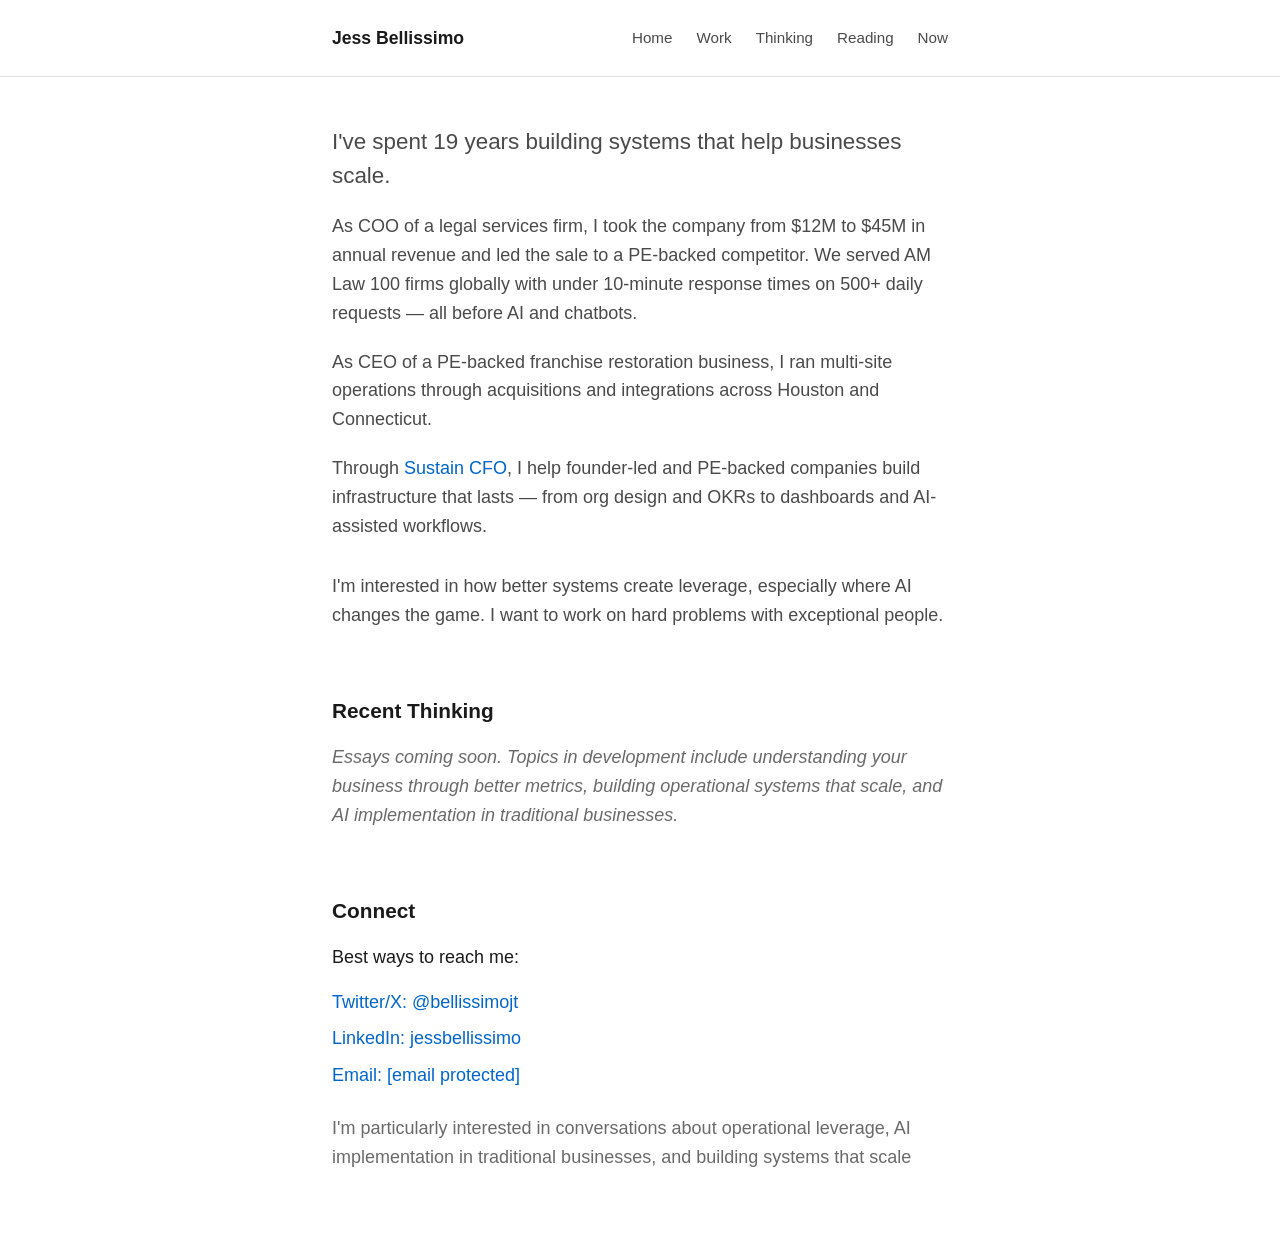
<file: index.html>
<!DOCTYPE html>
<html lang="en">
<head>
    <meta charset="UTF-8">
    <meta name="viewport" content="width=device-width, initial-scale=1.0">
    <title>Jess Bellissimo</title>
    <meta name="description" content="Operator & builder. Ex-COO, ex-CEO. Building systems that create leverage.">
    <link rel="stylesheet" href="styles.css">
</head>
<body>
    <nav class="nav">
        <div class="nav-container">
            <a href="index.html" class="nav-name">Jess Bellissimo</a>
            <div class="nav-links">
                <a href="index.html">Home</a>
                <a href="work.html">Work</a>
                <a href="thinking.html">Thinking</a>
                <a href="reading.html">Reading</a>
                <a href="now.html">Now</a>
            </div>
        </div>
    </nav>

    <main class="container">
        <section class="hero">
            <p class="intro">I've spent 19 years building systems that help businesses scale.</p>
            
            <p>As COO of a legal services firm, I took the company from $12M to $45M in annual revenue and led the sale to a PE-backed competitor. We served AM Law 100 firms globally with under 10-minute response times on 500+ daily requests — all before AI and chatbots.</p>
            
            <p>As CEO of a PE-backed franchise restoration business, I ran multi-site operations through acquisitions and integrations across Houston and Connecticut.</p>
            
            <p>Through <a href="#sustain" class="link">Sustain CFO</a>, I help founder-led and PE-backed companies build infrastructure that lasts — from org design and OKRs to dashboards and AI-assisted workflows.</p>
            
            <p class="focus">I'm interested in how better systems create leverage, especially where AI changes the game. I want to work on hard problems with exceptional people.</p>
        </section>

        <section class="section">
            <h2>Recent Thinking</h2>
            <p class="coming-soon">Essays coming soon. Topics in development include understanding your business through better metrics, building operational systems that scale, and AI implementation in traditional businesses.</p>
        </section>

        <section class="section">
            <h2>Connect</h2>
            <p>Best ways to reach me:</p>
            <ul class="connect-list">
                <li><a href="https://twitter.com/bellissimojt" target="_blank" rel="noopener" class="link">Twitter/X: @bellissimojt</a></li>
                <li><a href="https://linkedin.com/in/jessbellissimo" target="_blank" rel="noopener" class="link">LinkedIn: jessbellissimo</a></li>
                <li><a href="/cdn-cgi/l/email-protection#0e646c6b6262677d7d6763614e69636f6762206d6163" class="link">Email: <span class="__cf_email__" data-cfemail="ef858d8a8383869c9c868280af88828e8683c18c8082">[email&#160;protected]</span></a></li>
            </ul>
            <p class="interest">I'm particularly interested in conversations about operational leverage, AI implementation in traditional businesses, and building systems that scale
</file>
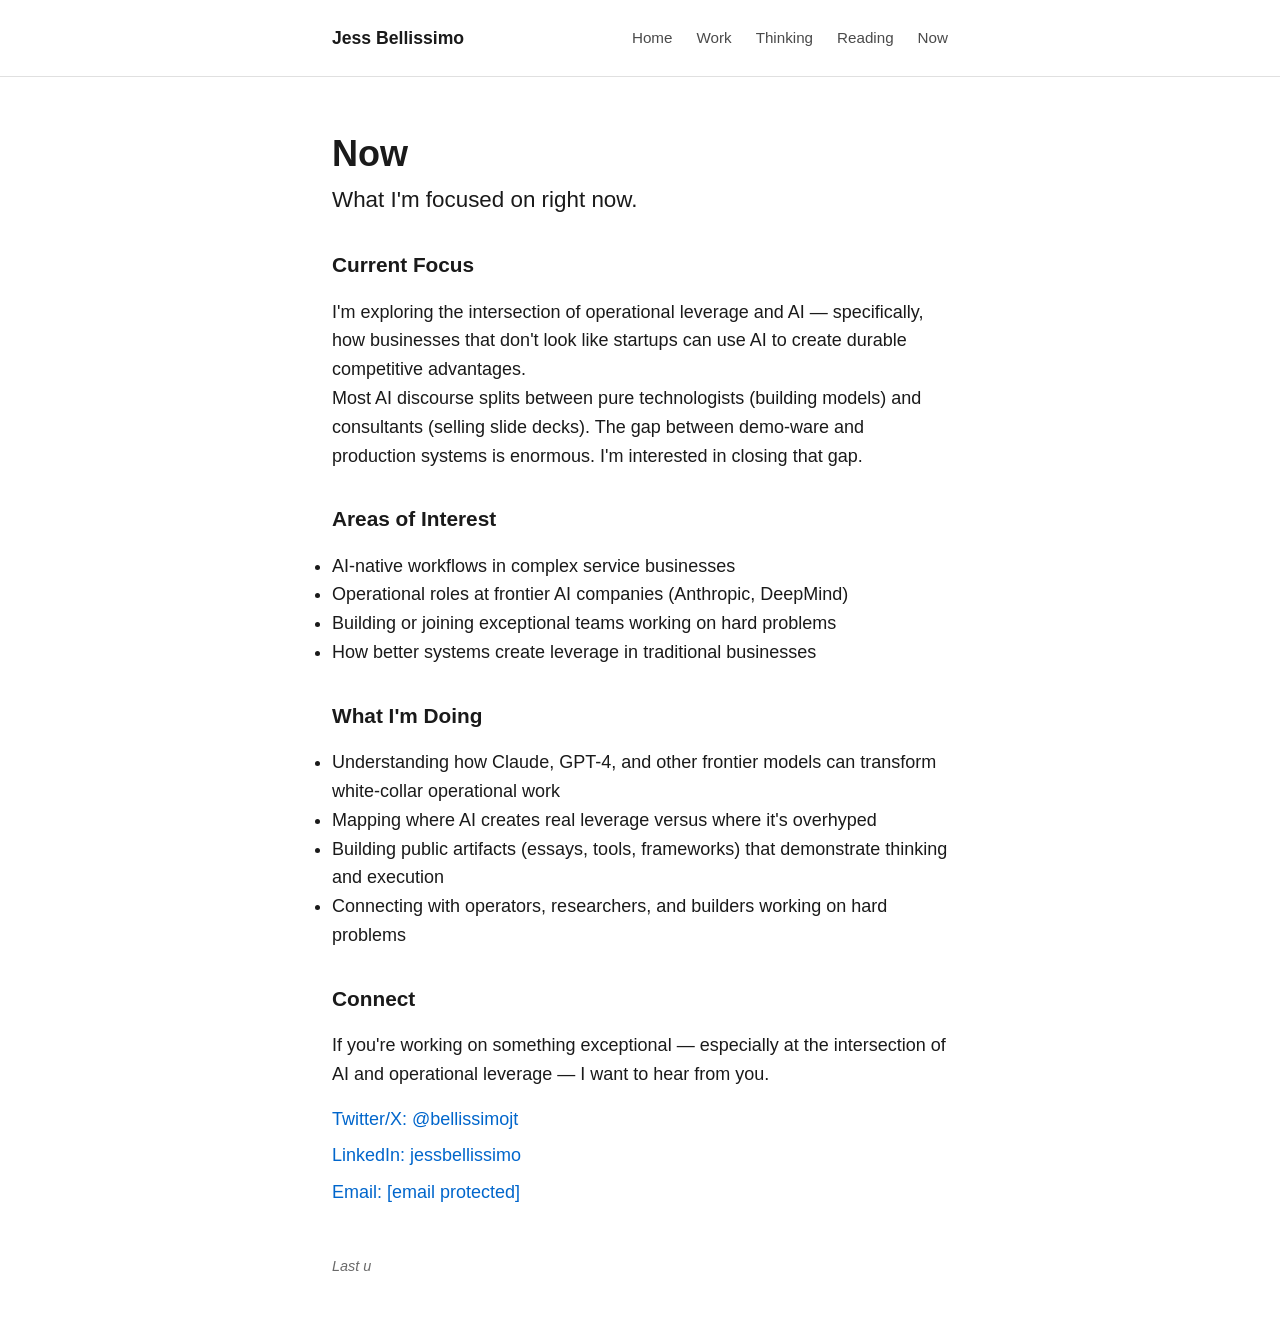
<file: now.html>
<!DOCTYPE html>
<html lang="en">
<head>
    <meta charset="UTF-8">
    <meta name="viewport" content="width=device-width, initial-scale=1.0">
    <title>Now | Jess Bellissimo</title>
    <meta name="description" content="What Jess Bellissimo is currently focused on">
    <link rel="stylesheet" href="styles.css">
</head>
<body>
    <nav class="nav">
        <div class="nav-container">
            <a href="index.html" class="nav-name">Jess Bellissimo</a>
            <div class="nav-links">
                <a href="index.html">Home</a>
                <a href="work.html">Work</a>
                <a href="thinking.html">Thinking</a>
                <a href="reading.html">Reading</a>
                <a href="now.html">Now</a>
            </div>
        </div>
    </nav>

    <main class="container">
        <h1>Now</h1>
        <p class="intro">What I'm focused on right now.</p>

        <div class="now-section">
            <h2>Current Focus</h2>
            <p>I'm exploring the intersection of operational leverage and AI — specifically, how businesses that don't look like startups can use AI to create durable competitive advantages.</p>
            
            <p>Most AI discourse splits between pure technologists (building models) and consultants (selling slide decks). The gap between demo-ware and production systems is enormous. I'm interested in closing that gap.</p>
        </div>

        <div class="now-section">
            <h2>Areas of Interest</h2>
            <ul>
                <li>AI-native workflows in complex service businesses</li>
                <li>Operational roles at frontier AI companies (Anthropic, DeepMind)</li>
                <li>Building or joining exceptional teams working on hard problems</li>
                <li>How better systems create leverage in traditional businesses</li>
            </ul>
        </div>

        <div class="now-section">
            <h2>What I'm Doing</h2>
            <ul>
                <li>Understanding how Claude, GPT-4, and other frontier models can transform white-collar operational work</li>
                <li>Mapping where AI creates real leverage versus where it's overhyped</li>
                <li>Building public artifacts (essays, tools, frameworks) that demonstrate thinking and execution</li>
                <li>Connecting with operators, researchers, and builders working on hard problems</li>
            </ul>
        </div>

        <div class="now-section">
            <h2>Connect</h2>
            <p>If you're working on something exceptional — especially at the intersection of AI and operational leverage — I want to hear from you.</p>
            
            <ul class="connect-list">
                <li><a href="https://twitter.com/bellissimojt" target="_blank" rel="noopener" class="link">Twitter/X: @bellissimojt</a></li>
                <li><a href="https://linkedin.com/in/jessbellissimo" target="_blank" rel="noopener" class="link">LinkedIn: jessbellissimo</a></li>
                <li><a href="/cdn-cgi/l/email-protection#0f656d6a6363667c7c6662604f68626e6663216c6062" class="link">Email: <span class="__cf_email__" data-cfemail="cda7afa8a1a1a4bebea4a0a28daaa0aca4a1e3aea2a0">[email&#160;protected]</span></a></li>
            </ul>
        </div>

        <p class="updated">Last u
</file>
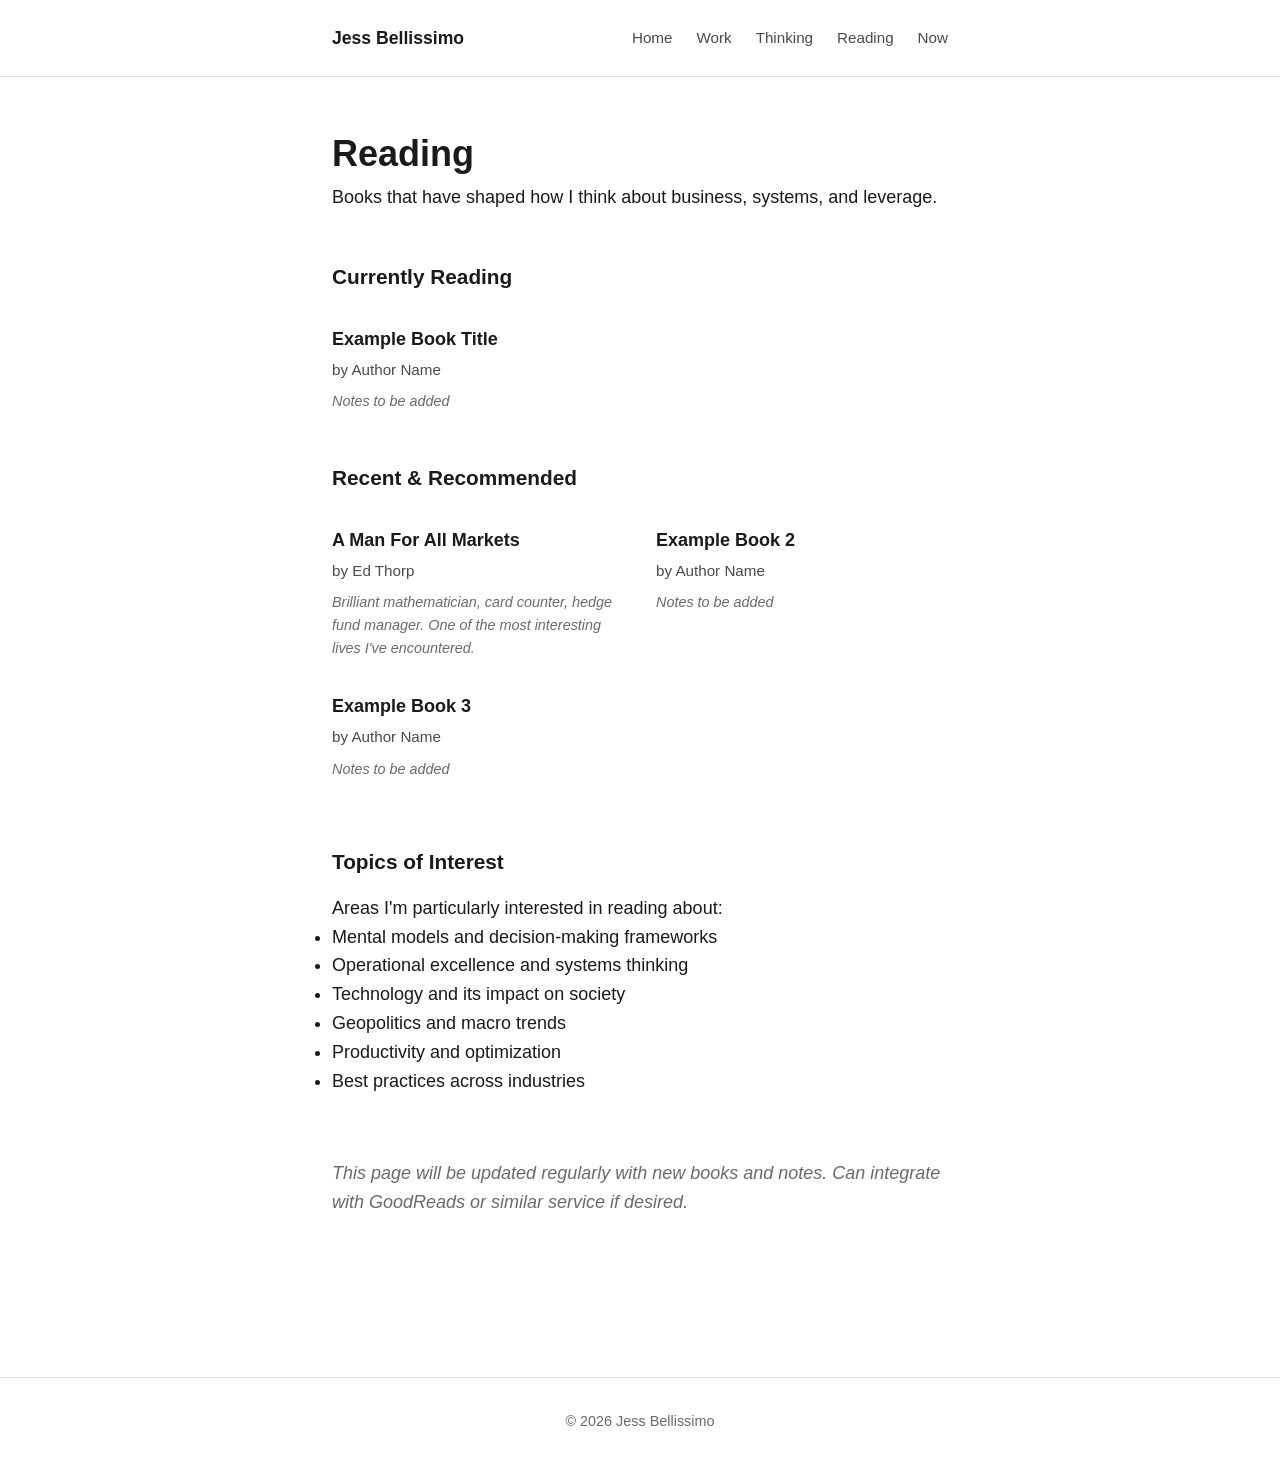
<file: reading.html>
<!DOCTYPE html>
<html lang="en">
<head>
    <meta charset="UTF-8">
    <meta name="viewport" content="width=device-width, initial-scale=1.0">
    <title>Reading | Jess Bellissimo</title>
    <meta name="description" content="Books and reading list by Jess Bellissimo">
    <link rel="stylesheet" href="styles.css">
</head>
<body>
    <nav class="nav">
        <div class="nav-container">
            <a href="index.html" class="nav-name">Jess Bellissimo</a>
            <div class="nav-links">
                <a href="index.html">Home</a>
                <a href="work.html">Work</a>
                <a href="thinking.html">Thinking</a>
                <a href="reading.html">Reading</a>
                <a href="now.html">Now</a>
            </div>
        </div>
    </nav>

    <main class="container">
        <h1>Reading</h1>
        <p>Books that have shaped how I think about business, systems, and leverage.</p>

        <div class="reading-section">
            <h2>Currently Reading</h2>
            <div class="book-grid">
                <div class="book-item">
                    <div class="book-title">Example Book Title</div>
                    <div class="book-author">by Author Name</div>
                    <div class="book-note">Notes to be added</div>
                </div>
            </div>
        </div>

        <div class="reading-section">
            <h2>Recent & Recommended</h2>
            <div class="book-grid">
                <div class="book-item">
                    <div class="book-title">A Man For All Markets</div>
                    <div class="book-author">by Ed Thorp</div>
                    <div class="book-note">Brilliant mathematician, card counter, hedge fund manager. One of the most interesting lives I've encountered.</div>
                </div>

                <div class="book-item">
                    <div class="book-title">Example Book 2</div>
                    <div class="book-author">by Author Name</div>
                    <div class="book-note">Notes to be added</div>
                </div>

                <div class="book-item">
                    <div class="book-title">Example Book 3</div>
                    <div class="book-author">by Author Name</div>
                    <div class="book-note">Notes to be added</div>
                </div>
            </div>
        </div>

        <div class="section">
            <h2>Topics of Interest</h2>
            <p>Areas I'm particularly interested in reading about:</p>
            <ul>
                <li>Mental models and decision-making frameworks</li>
                <li>Operational excellence and systems thinking</li>
                <li>Technology and its impact on society</li>
                <li>Geopolitics and macro trends</li>
                <li>Productivity and optimization</li>
                <li>Best practices across industries</li>
            </ul>
        </div>

        <div class="section">
            <p class="coming-soon">This page will be updated regularly with new books and notes. Can integrate with GoodReads or similar service if desired.</p>
        </div>
    </main>

    <footer class="footer">
        <p>&copy; 2026 Jess Bellissimo</p>
    </footer>
</body>
</html>
</file>
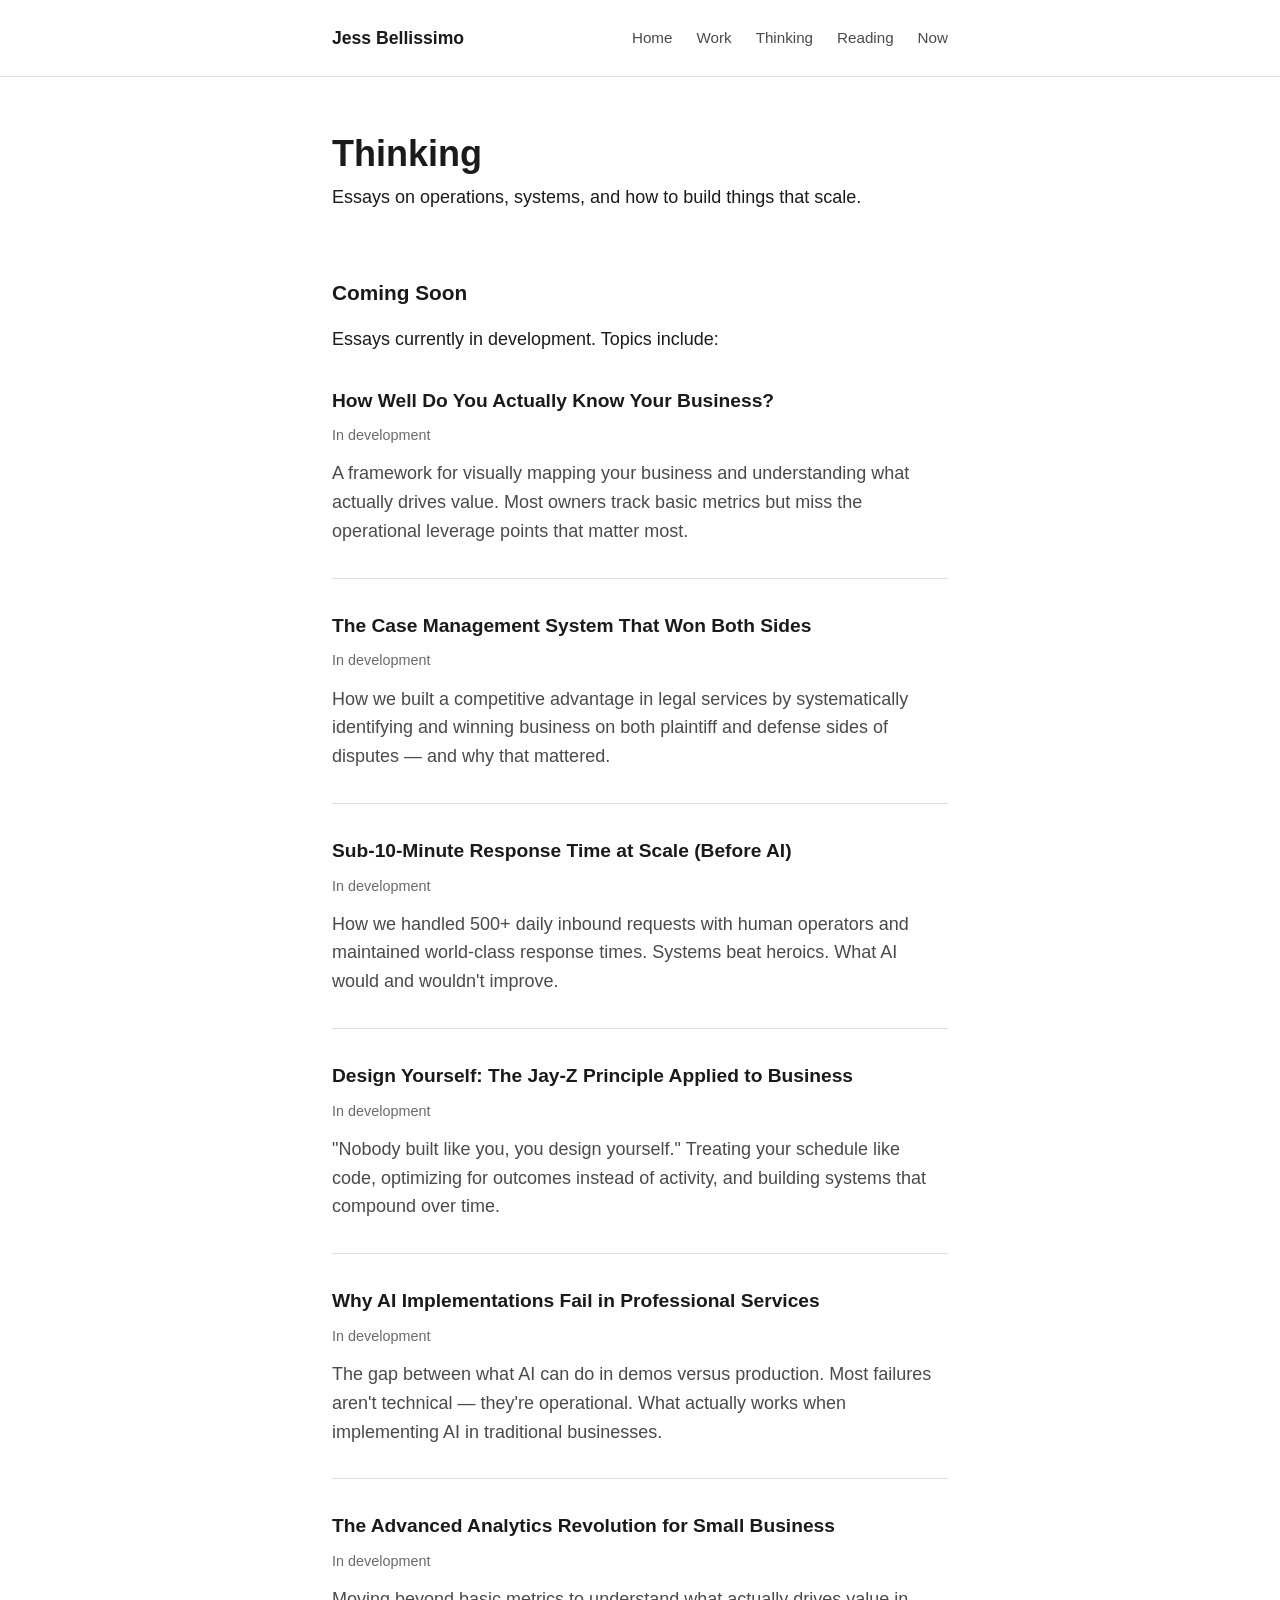
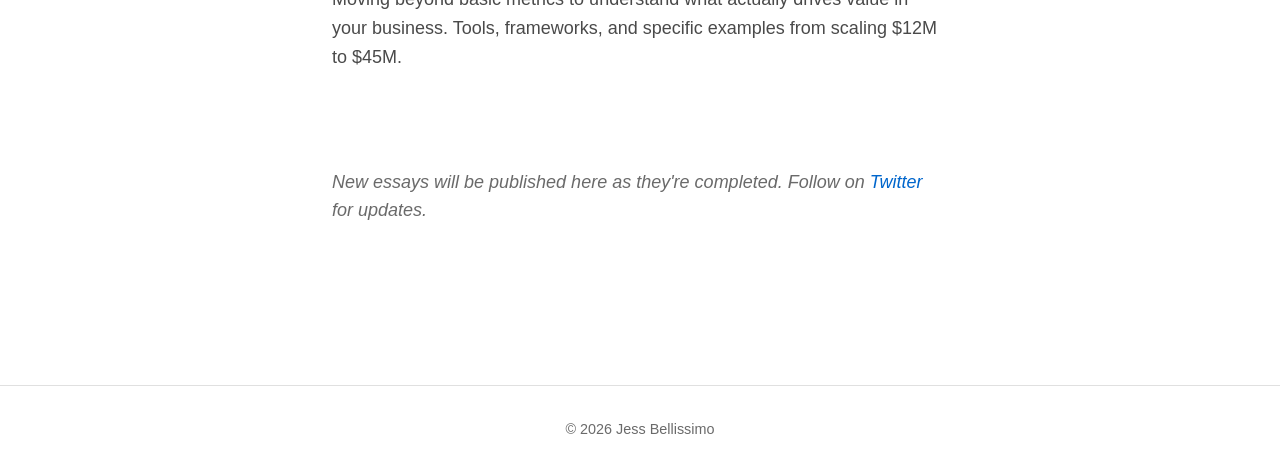
<file: thinking.html>
<!DOCTYPE html>
<html lang="en">
<head>
    <meta charset="UTF-8">
    <meta name="viewport" content="width=device-width, initial-scale=1.0">
    <title>Thinking | Jess Bellissimo</title>
    <meta name="description" content="Essays and thinking by Jess Bellissimo on operations, systems, and leverage">
    <link rel="stylesheet" href="styles.css">
</head>
<body>
    <nav class="nav">
        <div class="nav-container">
            <a href="index.html" class="nav-name">Jess Bellissimo</a>
            <div class="nav-links">
                <a href="index.html">Home</a>
                <a href="work.html">Work</a>
                <a href="thinking.html">Thinking</a>
                <a href="reading.html">Reading</a>
                <a href="now.html">Now</a>
            </div>
        </div>
    </nav>

    <main class="container">
        <h1>Thinking</h1>
        <p>Essays on operations, systems, and how to build things that scale.</p>

        <div class="section">
            <h2>Coming Soon</h2>
            <p>Essays currently in development. Topics include:</p>
            
            <ul class="essay-list">
                <li class="essay-item">
                    <h3 class="essay-title">How Well Do You Actually Know Your Business?</h3>
                    <p class="essay-meta">In development</p>
                    <p class="essay-preview">A framework for visually mapping your business and understanding what actually drives value. Most owners track basic metrics but miss the operational leverage points that matter most.</p>
                </li>

                <li class="essay-item">
                    <h3 class="essay-title">The Case Management System That Won Both Sides</h3>
                    <p class="essay-meta">In development</p>
                    <p class="essay-preview">How we built a competitive advantage in legal services by systematically identifying and winning business on both plaintiff and defense sides of disputes — and why that mattered.</p>
                </li>

                <li class="essay-item">
                    <h3 class="essay-title">Sub-10-Minute Response Time at Scale (Before AI)</h3>
                    <p class="essay-meta">In development</p>
                    <p class="essay-preview">How we handled 500+ daily inbound requests with human operators and maintained world-class response times. Systems beat heroics. What AI would and wouldn't improve.</p>
                </li>

                <li class="essay-item">
                    <h3 class="essay-title">Design Yourself: The Jay-Z Principle Applied to Business</h3>
                    <p class="essay-meta">In development</p>
                    <p class="essay-preview">"Nobody built like you, you design yourself." Treating your schedule like code, optimizing for outcomes instead of activity, and building systems that compound over time.</p>
                </li>

                <li class="essay-item">
                    <h3 class="essay-title">Why AI Implementations Fail in Professional Services</h3>
                    <p class="essay-meta">In development</p>
                    <p class="essay-preview">The gap between what AI can do in demos versus production. Most failures aren't technical — they're operational. What actually works when implementing AI in traditional businesses.</p>
                </li>

                <li class="essay-item">
                    <h3 class="essay-title">The Advanced Analytics Revolution for Small Business</h3>
                    <p class="essay-meta">In development</p>
                    <p class="essay-preview">Moving beyond basic metrics to understand what actually drives value in your business. Tools, frameworks, and specific examples from scaling $12M to $45M.</p>
                </li>
            </ul>
        </div>

        <div class="section">
            <p class="coming-soon">New essays will be published here as they're completed. Follow on <a href="https://twitter.com/bellissimojt" target="_blank" rel="noopener" class="link">Twitter</a> for updates.</p>
        </div>
    </main>

    <footer class="footer">
        <p>&copy; 2026 Jess Bellissimo</p>
    </footer>
</body>
</html>
</file>
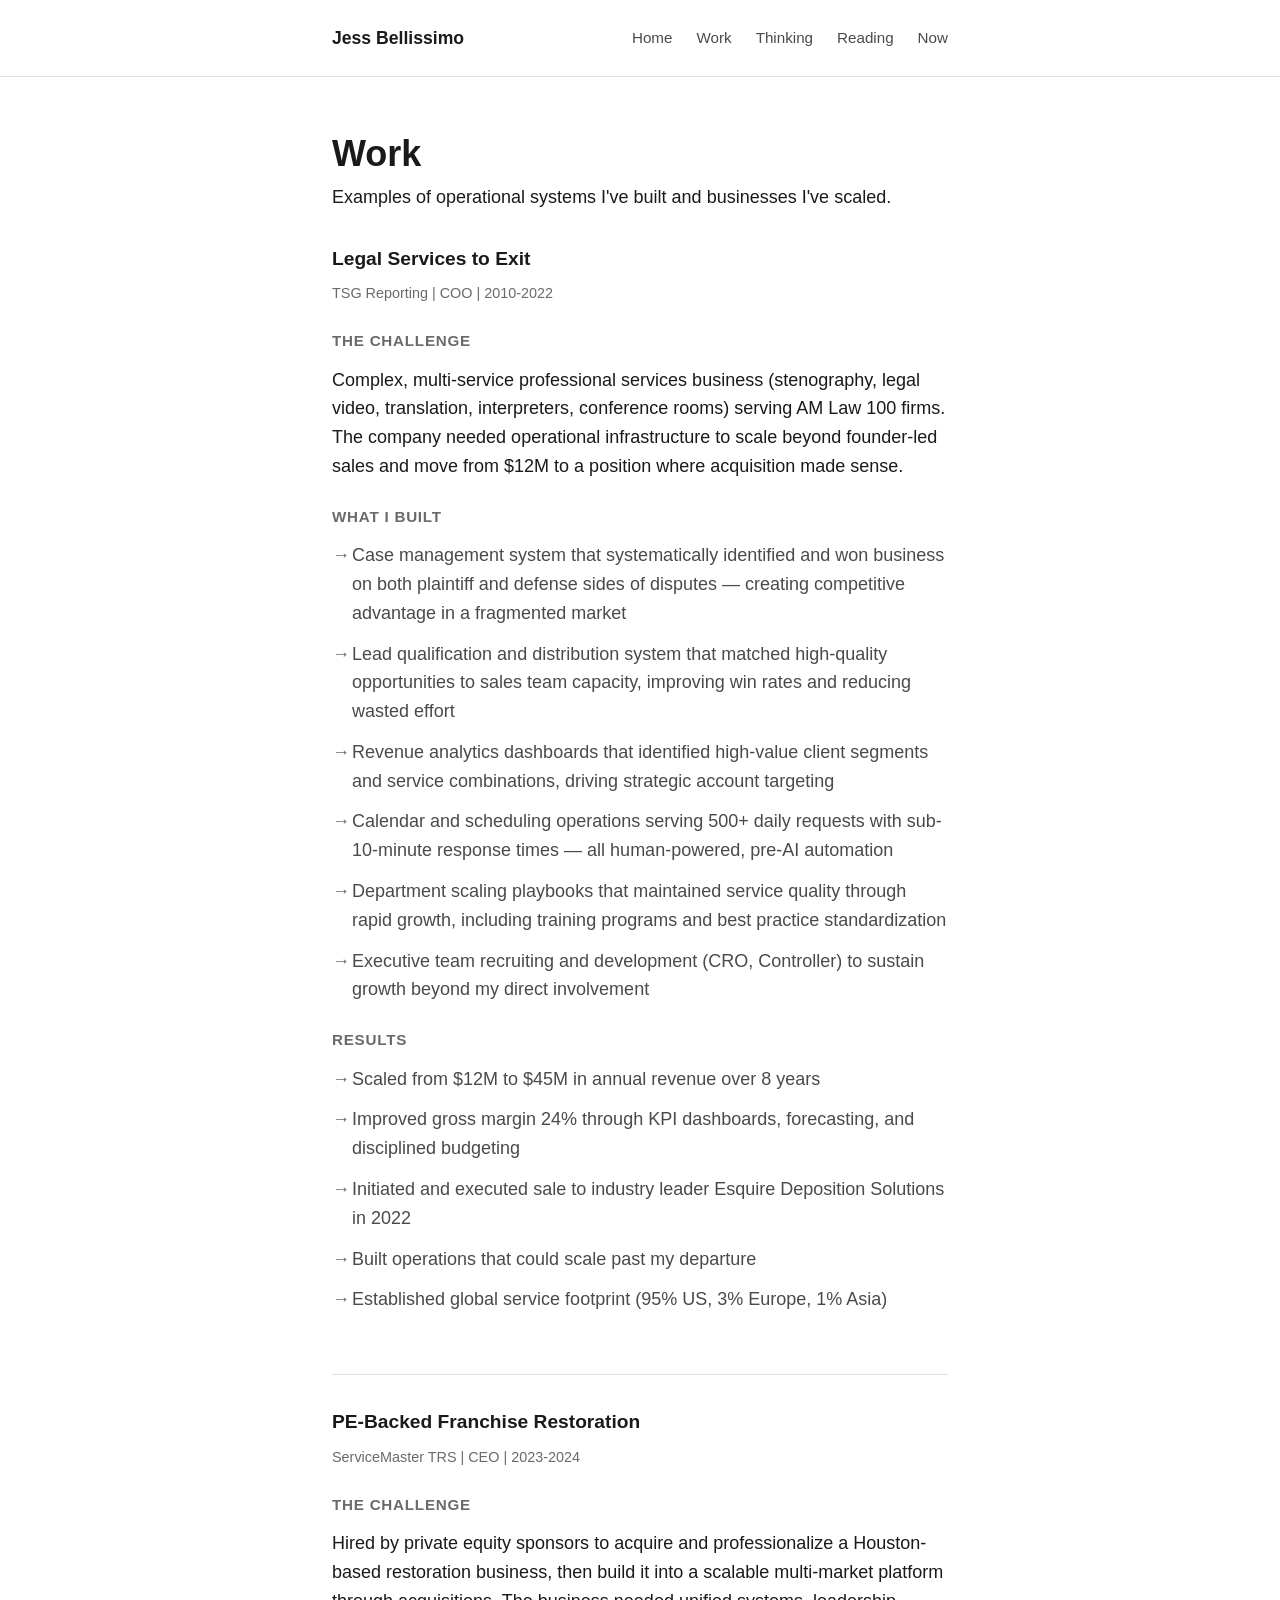
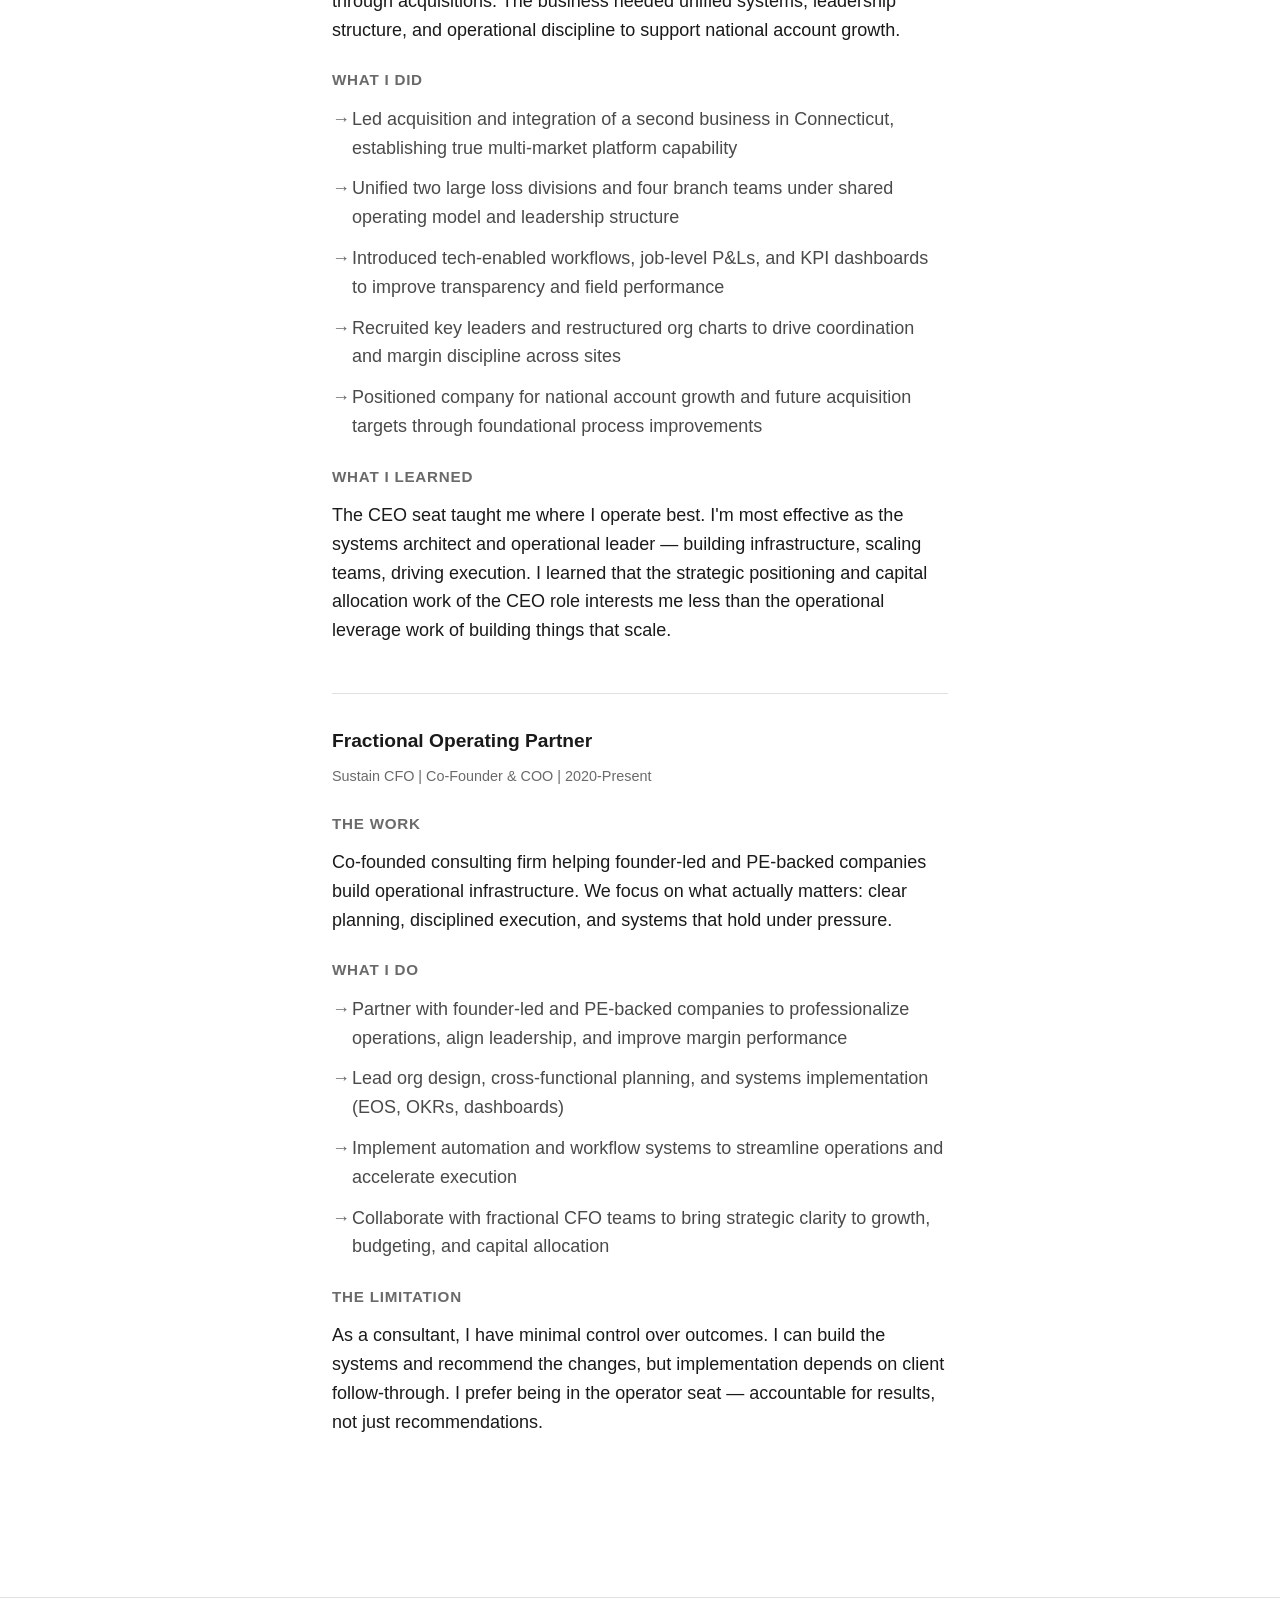
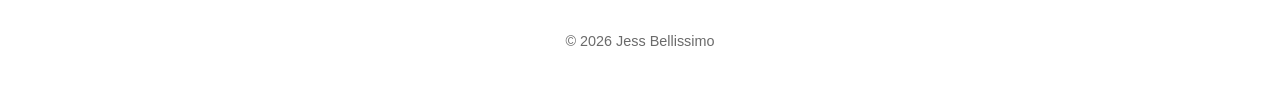
<file: work.html>
<!DOCTYPE html>
<html lang="en">
<head>
    <meta charset="UTF-8">
    <meta name="viewport" content="width=device-width, initial-scale=1.0">
    <title>Work | Jess Bellissimo</title>
    <meta name="description" content="Case studies and operational work by Jess Bellissimo">
    <link rel="stylesheet" href="styles.css">
</head>
<body>
    <nav class="nav">
        <div class="nav-container">
            <a href="index.html" class="nav-name">Jess Bellissimo</a>
            <div class="nav-links">
                <a href="index.html">Home</a>
                <a href="work.html">Work</a>
                <a href="thinking.html">Thinking</a>
                <a href="reading.html">Reading</a>
                <a href="now.html">Now</a>
            </div>
        </div>
    </nav>

    <main class="container">
        <h1>Work</h1>
        <p>Examples of operational systems I've built and businesses I've scaled.</p>

        <div class="work-grid">
            <!-- TSG Reporting -->
            <article class="case-study">
                <h2 class="case-title">Legal Services to Exit</h2>
                <p class="case-meta">TSG Reporting | COO | 2010-2022</p>
                
                <div class="case-section">
                    <h4>The Challenge</h4>
                    <p>Complex, multi-service professional services business (stenography, legal video, translation, interpreters, conference rooms) serving AM Law 100 firms. The company needed operational infrastructure to scale beyond founder-led sales and move from $12M to a position where acquisition made sense.</p>
                </div>

                <div class="case-section">
                    <h4>What I Built</h4>
                    <ul>
                        <li>Case management system that systematically identified and won business on both plaintiff and defense sides of disputes — creating competitive advantage in a fragmented market</li>
                        <li>Lead qualification and distribution system that matched high-quality opportunities to sales team capacity, improving win rates and reducing wasted effort</li>
                        <li>Revenue analytics dashboards that identified high-value client segments and service combinations, driving strategic account targeting</li>
                        <li>Calendar and scheduling operations serving 500+ daily requests with sub-10-minute response times — all human-powered, pre-AI automation</li>
                        <li>Department scaling playbooks that maintained service quality through rapid growth, including training programs and best practice standardization</li>
                        <li>Executive team recruiting and development (CRO, Controller) to sustain growth beyond my direct involvement</li>
                    </ul>
                </div>

                <div class="case-section">
                    <h4>Results</h4>
                    <ul>
                        <li>Scaled from $12M to $45M in annual revenue over 8 years</li>
                        <li>Improved gross margin 24% through KPI dashboards, forecasting, and disciplined budgeting</li>
                        <li>Initiated and executed sale to industry leader Esquire Deposition Solutions in 2022</li>
                        <li>Built operations that could scale past my departure</li>
                        <li>Established global service footprint (95% US, 3% Europe, 1% Asia)</li>
                    </ul>
                </div>
            </article>

            <!-- ServiceMaster TRS -->
            <article class="case-study">
                <h2 class="case-title">PE-Backed Franchise Restoration</h2>
                <p class="case-meta">ServiceMaster TRS | CEO | 2023-2024</p>
                
                <div class="case-section">
                    <h4>The Challenge</h4>
                    <p>Hired by private equity sponsors to acquire and professionalize a Houston-based restoration business, then build it into a scalable multi-market platform through acquisitions. The business needed unified systems, leadership structure, and operational discipline to support national account growth.</p>
                </div>

                <div class="case-section">
                    <h4>What I Did</h4>
                    <ul>
                        <li>Led acquisition and integration of a second business in Connecticut, establishing true multi-market platform capability</li>
                        <li>Unified two large loss divisions and four branch teams under shared operating model and leadership structure</li>
                        <li>Introduced tech-enabled workflows, job-level P&Ls, and KPI dashboards to improve transparency and field performance</li>
                        <li>Recruited key leaders and restructured org charts to drive coordination and margin discipline across sites</li>
                        <li>Positioned company for national account growth and future acquisition targets through foundational process improvements</li>
                    </ul>
                </div>

                <div class="case-section">
                    <h4>What I Learned</h4>
                    <p>The CEO seat taught me where I operate best. I'm most effective as the systems architect and operational leader — building infrastructure, scaling teams, driving execution. I learned that the strategic positioning and capital allocation work of the CEO role interests me less than the operational leverage work of building things that scale.</p>
                </div>
            </article>

            <!-- Sustain CFO -->
            <article class="case-study">
                <h2 class="case-title">Fractional Operating Partner</h2>
                <p class="case-meta">Sustain CFO | Co-Founder & COO | 2020-Present</p>
                
                <div class="case-section">
                    <h4>The Work</h4>
                    <p>Co-founded consulting firm helping founder-led and PE-backed companies build operational infrastructure. We focus on what actually matters: clear planning, disciplined execution, and systems that hold under pressure.</p>
                </div>

                <div class="case-section">
                    <h4>What I Do</h4>
                    <ul>
                        <li>Partner with founder-led and PE-backed companies to professionalize operations, align leadership, and improve margin performance</li>
                        <li>Lead org design, cross-functional planning, and systems implementation (EOS, OKRs, dashboards)</li>
                        <li>Implement automation and workflow systems to streamline operations and accelerate execution</li>
                        <li>Collaborate with fractional CFO teams to bring strategic clarity to growth, budgeting, and capital allocation</li>
                    </ul>
                </div>

                <div class="case-section">
                    <h4>The Limitation</h4>
                    <p>As a consultant, I have minimal control over outcomes. I can build the systems and recommend the changes, but implementation depends on client follow-through. I prefer being in the operator seat — accountable for results, not just recommendations.</p>
                </div>
            </article>
        </div>
    </main>

    <footer class="footer">
        <p>&copy; 2026 Jess Bellissimo</p>
    </footer>
</body>
</html>
</file>
<file: styles.css>
/* Reset and Base Styles */
* {
    margin: 0;
    padding: 0;
    box-sizing: border-box;
}

:root {
    --text-primary: #1a1a1a;
    --text-secondary: #4a4a4a;
    --text-muted: #6a6a6a;
    --background: #ffffff;
    --accent: #0066cc;
    --accent-hover: #0052a3;
    --border: #e0e0e0;
    --spacing-unit: 1.5rem;
}

body {
    font-family: -apple-system, BlinkMacSystemFont, "Segoe UI", "Helvetica Neue", Arial, sans-serif;
    line-height: 1.6;
    color: var(--text-primary);
    background: var(--background);
    font-size: 18px;
    -webkit-font-smoothing: antialiased;
}

/* Navigation */
.nav {
    border-bottom: 1px solid var(--border);
    padding: 1.5rem 0;
    margin-bottom: 3rem;
}

.nav-container {
    max-width: 680px;
    margin: 0 auto;
    padding: 0 2rem;
    display: flex;
    justify-content: space-between;
    align-items: center;
}

.nav-name {
    font-weight: 600;
    font-size: 1.1rem;
    color: var(--text-primary);
    text-decoration: none;
}

.nav-links {
    display: flex;
    gap: 1.5rem;
}

.nav-links a {
    color: var(--text-secondary);
    text-decoration: none;
    font-size: 0.95rem;
    transition: color 0.2s ease;
}

.nav-links a:hover {
    color: var(--text-primary);
}

/* Container */
.container {
    max-width: 680px;
    margin: 0 auto;
    padding: 0 2rem 4rem;
}

/* Typography */
.intro {
    font-size: 1.4rem;
    font-weight: 500;
    line-height: 1.5;
    margin-bottom: 1.5rem;
    color: var(--text-primary);
}

.hero p {
    margin-bottom: 1.25rem;
    color: var(--text-secondary);
}

.focus {
    margin-top: 2rem;
    font-weight: 500;
    color: var(--text-primary);
}

h2 {
    font-size: 1.3rem;
    font-weight: 600;
    margin-bottom: 1rem;
    color: var(--text-primary);
}

h3 {
    font-size: 1.1rem;
    font-weight: 600;
    margin-bottom: 0.75rem;
    color: var(--text-primary);
}

.link {
    color: var(--accent);
    text-decoration: none;
    border-bottom: 1px solid transparent;
    transition: border-color 0.2s ease;
}

.link:hover {
    border-bottom-color: var(--accent);
}

a {
    color: var(--accent);
    text-decoration: none;
}

a:hover {
    text-decoration: underline;
}

/* Sections */
.section {
    margin-top: 4rem;
}

.coming-soon {
    color: var(--text-muted);
    font-style: italic;
}

/* Lists */
.connect-list {
    list-style: none;
    margin: 1rem 0;
}

.connect-list li {
    margin-bottom: 0.5rem;
}

.interest {
    margin-top: 1.5rem;
    color: var(--text-muted);
}

.work-grid {
    display: flex;
    flex-direction: column;
    gap: 3rem;
    margin-top: 2rem;
}

.case-study {
    border-top: 1px solid var(--border);
    padding-top: 2rem;
}

.case-study:first-child {
    border-top: none;
    padding-top: 0;
}

.case-title {
    font-size: 1.2rem;
    font-weight: 600;
    margin-bottom: 0.5rem;
}

.case-meta {
    color: var(--text-muted);
    font-size: 0.9rem;
    margin-bottom: 1rem;
}

.case-section {
    margin-top: 1.5rem;
}

.case-section h4 {
    font-size: 0.95rem;
    font-weight: 600;
    text-transform: uppercase;
    letter-spacing: 0.05em;
    color: var(--text-muted);
    margin-bottom: 0.75rem;
}

.case-section ul {
    list-style: none;
    padding-left: 0;
}

.case-section li {
    margin-bottom: 0.75rem;
    padding-left: 1.25rem;
    position: relative;
    color: var(--text-secondary);
}

.case-section li:before {
    content: "→";
    position: absolute;
    left: 0;
    color: var(--text-muted);
}

/* Essay List */
.essay-list {
    list-style: none;
    margin-top: 2rem;
}

.essay-item {
    margin-bottom: 2rem;
    padding-bottom: 2rem;
    border-bottom: 1px solid var(--border);
}

.essay-item:last-child {
    border-bottom: none;
}

.essay-title {
    font-size: 1.2rem;
    font-weight: 600;
    margin-bottom: 0.5rem;
}

.essay-title a {
    color: var(--text-primary);
    text-decoration: none;
}

.essay-title a:hover {
    color: var(--accent);
}

.essay-meta {
    color: var(--text-muted);
    font-size: 0.9rem;
    margin-bottom: 0.75rem;
}

.essay-preview {
    color: var(--text-secondary);
}

/* Reading List */
.reading-section {
    margin-top: 3rem;
}

.book-grid {
    display: grid;
    grid-template-columns: repeat(auto-fill, minmax(250px, 1fr));
    gap: 2rem;
    margin-top: 2rem;
}

.book-item {
    display: flex;
    flex-direction: column;
}

.book-title {
    font-weight: 600;
    margin-bottom: 0.25rem;
}

.book-author {
    color: var(--text-secondary);
    font-size: 0.95rem;
    margin-bottom: 0.5rem;
}

.book-note {
    color: var(--text-muted);
    font-size: 0.9rem;
    font-style: italic;
}

/* Now Page */
.now-section {
    margin-top: 2rem;
}

.updated {
    color: var(--text-muted);
    font-size: 0.9rem;
    margin-top: 3rem;
    font-style: italic;
}

/* Footer */
.footer {
    border-top: 1px solid var(--border);
    margin-top: 6rem;
    padding: 2rem 0;
    text-align: center;
    color: var(--text-muted);
    font-size: 0.9rem;
}

/* Responsive */
@media (max-width: 768px) {
    body {
        font-size: 17px;
    }

    .nav-container {
        flex-direction: column;
        gap: 1rem;
        align-items: flex-start;
    }

    .nav-links {
        gap: 1rem;
    }

    .container {
        padding: 0 1.5rem 3rem;
    }

    .intro {
        font-size: 1.25rem;
    }

    .book-grid {
        grid-template-columns: 1fr;
    }
}
</file>
